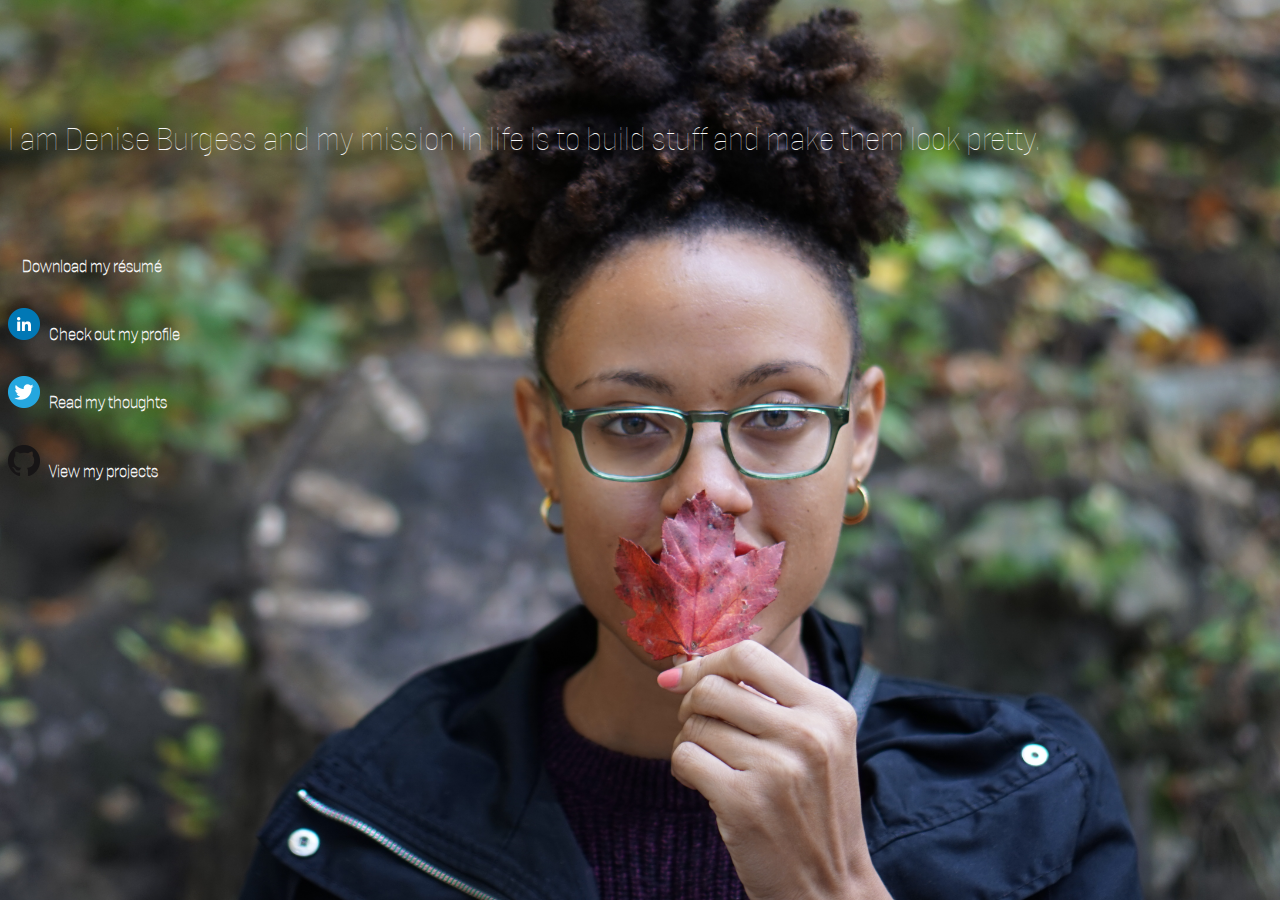
<file: index.html>
<!DOCTYPE html>
<html lang="en">
<head>
  <meta charset="UTF-8">
  <meta name="viewport" content="width=device-width, initial-scale=1"> 
  <meta name="description" content="Denise Burgess is a web developer in New York City available for full-time and freelance work" />
  <meta name="keywords" content="Denise Burgess, NYC, New York City, web developer, developer, fullstack developer, web, freelance, freelance web developer, front-end web developer, back-end web developer" />
  <meta name="author" content="metatags generator">
  <meta name="robots" content="index, follow" />
  <meta name="revisit-after" content="3 month" />
  <title>Denise Burgess</title>
  <link rel="icon" type="image/ico" href="favicon.ico">
  <link href="https://maxcdn.bootstrapcdn.com/bootstrap/3.3.6/css/bootstrap.min.css" rel="stylesheet" integrity="sha256-7s5uDGW3AHqw6xtJmNNtr+OBRJUlgkNJEo78P4b0yRw= sha512-nNo+yCHEyn0smMxSswnf/OnX6/KwJuZTlNZBjauKhTK0c+zT+q5JOCx0UFhXQ6rJR9jg6Es8gPuD2uZcYDLqSw==" crossorigin="anonymous">
  <link rel="stylesheet" href="/stylesheets/styles.css">
</head>
<body>
  <div class="container">

    <div class="col-md-12" id="about">
      <div class="col-md-4">
        <p>
          I am Denise Burgess and my mission in life is to build stuff and make them look pretty.
        </p>
      </div>
    </div>

    <div class="col-md-12" id="links">
      <div class="col-md-4">
        <ul>
          <li>
            <h4><a href="resume/Denise_Burgess_resume.pdf" download="resume/Denise_Burgess_resume.pdf">
            <span class="glyphicon glyphicon-floppy-save"></span>&nbsp;&nbsp;&nbsp;Download my r&eacute;sum&eacute;
          </a></h4>

          </li>
          <li>
            <h4><a href="https://www.linkedin.com/in/denisegburgess" target="_blank"><img src="images/icons/linkedin.png" alt="">&nbsp;&nbsp;&nbsp;Check out my profile</a></h4>
          </li>
          <li>
            <h4><a href="http://twitter.com/devgirldenise" target="_blank"><img src="images/icons/twitter.png" alt="">&nbsp;&nbsp;&nbsp;Read my thoughts</a></h4>
          </li>
          <li>
            <h4><a href="http://github.com/deniseb89" target="_blank"><img src="images/icons/GitHub-Mark-32px.png" alt="">&nbsp;&nbsp;&nbsp;View my projects</a></h4>
          </li>
        </ul>
      </div>
    </div>
  </div>
</body>
</html>
</file>
<file: stylesheets/styles.css>
body { 
  background: url('../images/headshot.jpg') no-repeat center center fixed; 
  -webkit-background-size: cover;
  -moz-background-size: cover;
  -o-background-size: cover;
  background-size: cover;
  font-family: 'HelsinkiXXL', sans-serif;
  color: whitesmoke;
}

@font-face {
  font-family: 'HelsinkiXXL';
  src: url('../fonts/HelsinkiXXL/HelsinkiXXL-Thin.eot'); /* IE9 Compat Modes */
  src: url('../fonts/HelsinkiXXL/HelsinkiXXL-Thin.eot?#iefix') format('embedded-opentype'), /* IE6-IE8 */
       url('../fonts/HelsinkiXXL/HelsinkiXXL-Thin.woff') format('woff'), /* Pretty Modern Browsers */
       url('../fonts/HelsinkiXXL/HelsinkiXXL-Thin.ttf')  format('truetype'); /* Safari, Android, iOS */
}

a {
  color: whitesmoke;
  text-decoration: none;
}

a:hover {
  color: lemonchiffon;
  text-decoration: none;
}

ul {
  list-style-type: none;
  padding-left: 0;
}

li {
  line-height: 40px;
}

#about {
  margin-top: 10%;
  margin-bottom: 7%;
  font-size: 30px;
}

span {
  font-size: 22px;
  margin-left: 5px;
}

.clearfix:before,  
.clearfix:after {  
    content: " ";  
    display: table;  
}  
.clearfix:after {  
    clear: both;  
}  
.clearfix {  
    *zoom: 1;  
}
</file>
